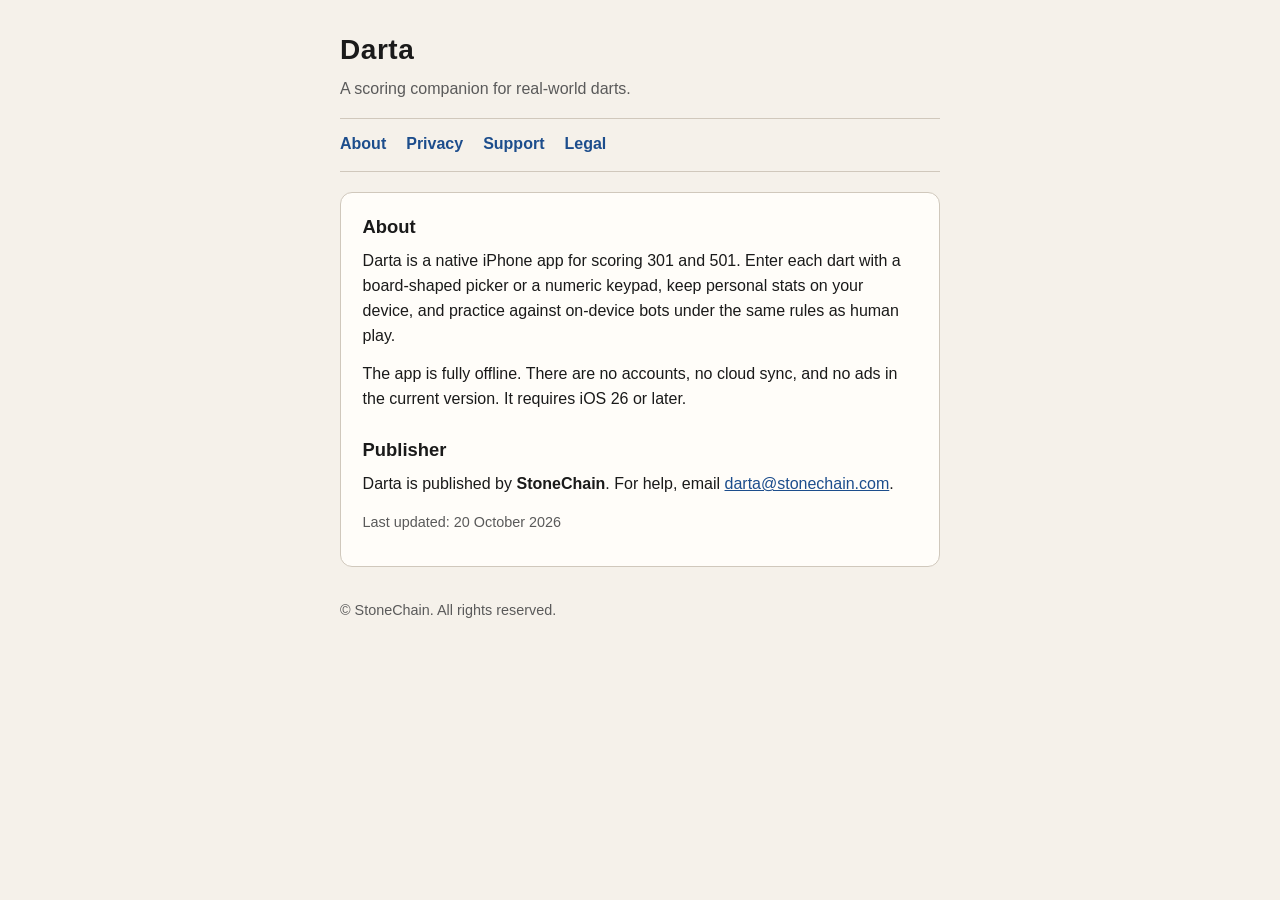
<file: darta/index.html>
<!DOCTYPE html>
<html lang="en">
<head>
  <meta charset="utf-8">
  <meta name="viewport" content="width=device-width, initial-scale=1">
  <title>Darta — About</title>
  <meta name="description" content="Darta is a fast iPhone scoring companion for real-world darts.">
  <link rel="stylesheet" href="style.css">
</head>
<body>
  <header>
    <h1>Darta</h1>
    <p>A scoring companion for real-world darts.</p>
    <nav aria-label="Site">
      <a href="index.html">About</a>
      <a href="privacy.html">Privacy</a>
      <a href="support.html">Support</a>
      <a href="legal.html">Legal</a>
    </nav>
  </header>
  <main>
    <article>
      <h2>About</h2>
      <p>
        Darta is a native iPhone app for scoring 301 and 501. Enter each dart with a
        board-shaped picker or a numeric keypad, keep personal stats on your device,
        and practice against on-device bots under the same rules as human play.
      </p>
      <p>
        The app is fully offline. There are no accounts, no cloud sync, and no ads in
        the current version. It requires iOS 26 or later.
      </p>
      <h2>Publisher</h2>
      <p>
        Darta is published by <strong>StoneChain</strong>.
        For help, email
        <a href="mailto:darta@stonechain.com">darta@stonechain.com</a>.
      </p>
      <p class="meta">Last updated: 20 October 2026</p>
    </article>
  </main>
  <footer>
    <p>&copy; StoneChain. All rights reserved.</p>
  </footer>
</body>
</html>
</file>
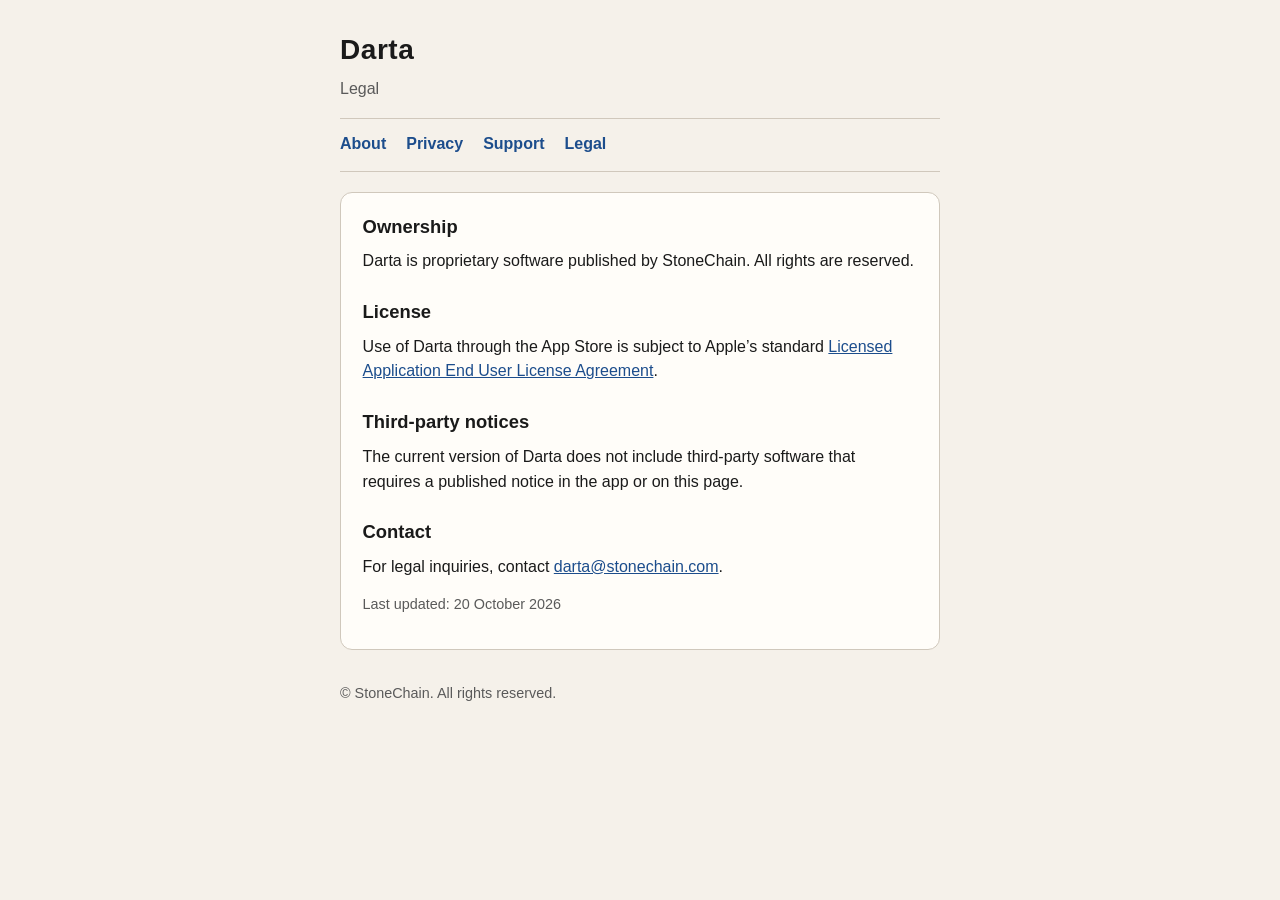
<file: darta/legal.html>
<!DOCTYPE html>
<html lang="en">
<head>
  <meta charset="utf-8">
  <meta name="viewport" content="width=device-width, initial-scale=1">
  <title>Darta — Legal</title>
  <meta name="description" content="Legal notices for the Darta iPhone app by StoneChain.">
  <link rel="stylesheet" href="style.css">
</head>
<body>
  <header>
    <h1>Darta</h1>
    <p>Legal</p>
    <nav aria-label="Site">
      <a href="index.html">About</a>
      <a href="privacy.html">Privacy</a>
      <a href="support.html">Support</a>
      <a href="legal.html">Legal</a>
    </nav>
  </header>
  <main>
    <article>
      <h2>Ownership</h2>
      <p>
        Darta is proprietary software published by StoneChain. All rights are reserved.
      </p>

      <h2>License</h2>
      <p>
        Use of Darta through the App Store is subject to Apple’s standard
        <a href="https://www.apple.com/legal/internet-services/itunes/dev/stdeula/">Licensed Application End User License Agreement</a>.
      </p>

      <h2>Third-party notices</h2>
      <p>
        The current version of Darta does not include third-party software that requires
        a published notice in the app or on this page.
      </p>

      <h2>Contact</h2>
      <p>
        For legal inquiries, contact
        <a href="mailto:darta@stonechain.com">darta@stonechain.com</a>.
      </p>
      <p class="meta">Last updated: 20 October 2026</p>
    </article>
  </main>
  <footer>
    <p>&copy; StoneChain. All rights reserved.</p>
  </footer>
</body>
</html>
</file>
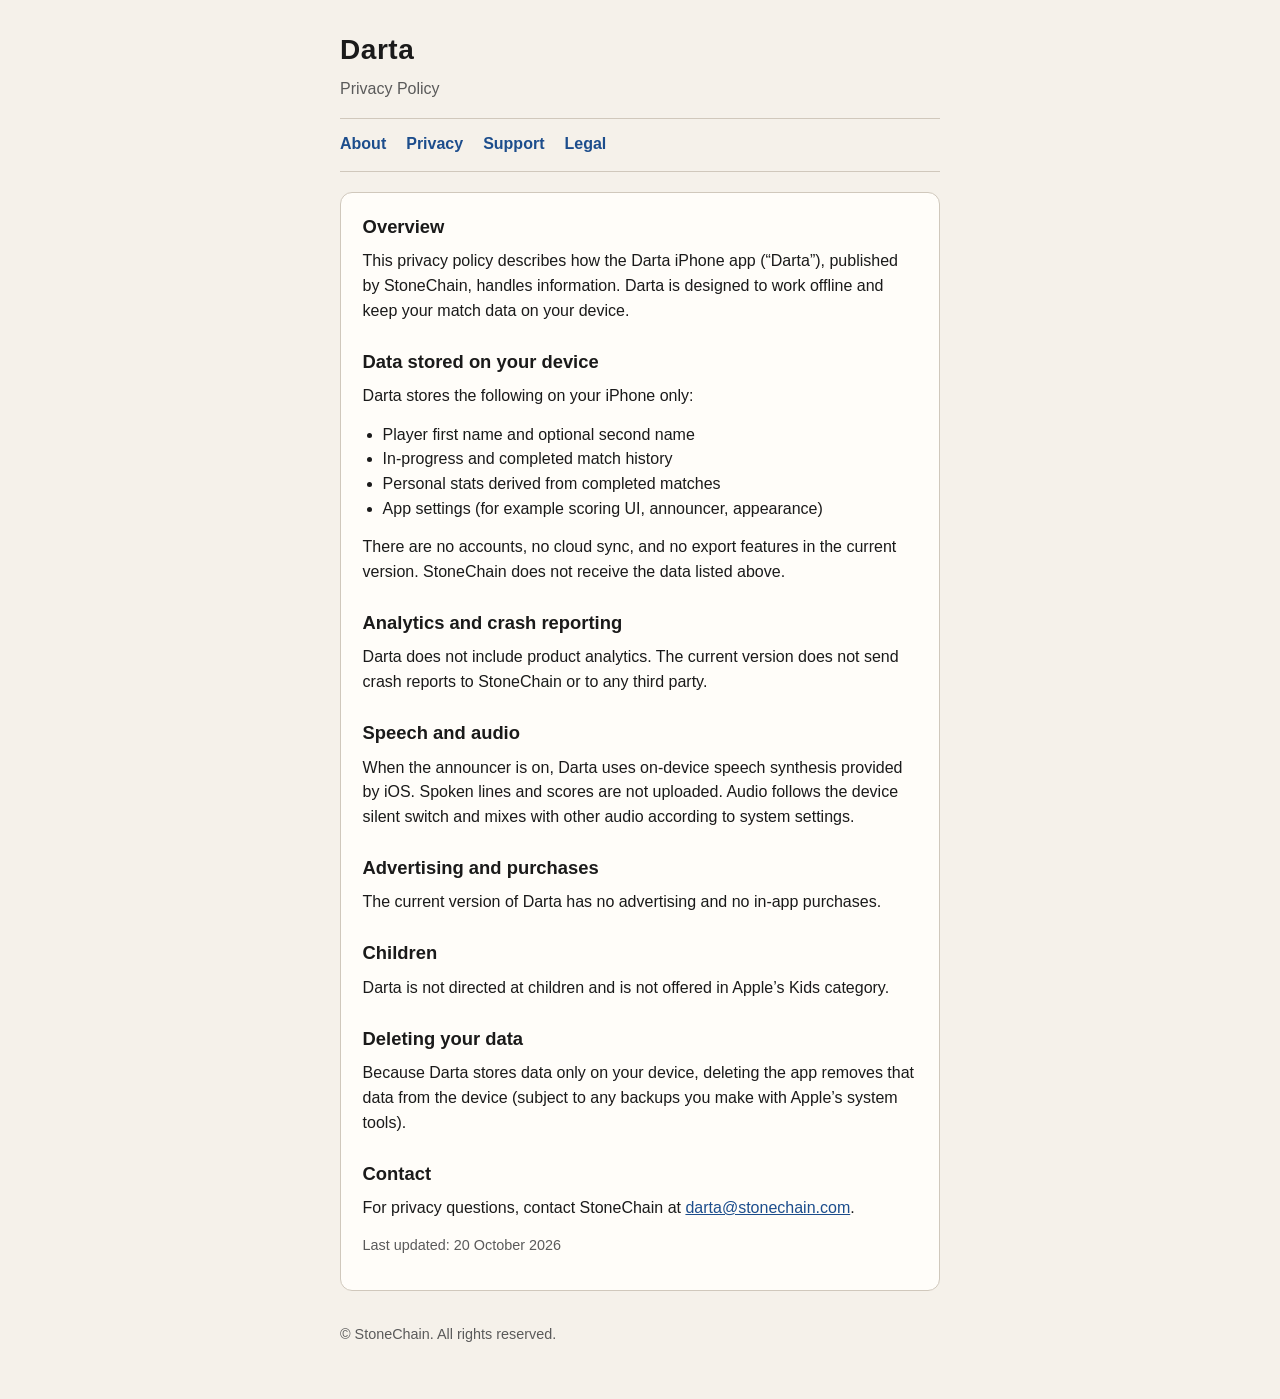
<file: darta/privacy.html>
<!DOCTYPE html>
<html lang="en">
<head>
  <meta charset="utf-8">
  <meta name="viewport" content="width=device-width, initial-scale=1">
  <title>Darta — Privacy Policy</title>
  <meta name="description" content="Privacy policy for the Darta iPhone app by StoneChain.">
  <link rel="stylesheet" href="style.css">
</head>
<body>
  <header>
    <h1>Darta</h1>
    <p>Privacy Policy</p>
    <nav aria-label="Site">
      <a href="index.html">About</a>
      <a href="privacy.html">Privacy</a>
      <a href="support.html">Support</a>
      <a href="legal.html">Legal</a>
    </nav>
  </header>
  <main>
    <article>
      <h2>Overview</h2>
      <p>
        This privacy policy describes how the Darta iPhone app (“Darta”), published by
        StoneChain, handles information. Darta is designed to work offline and keep your
        match data on your device.
      </p>

      <h2>Data stored on your device</h2>
      <p>Darta stores the following on your iPhone only:</p>
      <ul>
        <li>Player first name and optional second name</li>
        <li>In-progress and completed match history</li>
        <li>Personal stats derived from completed matches</li>
        <li>App settings (for example scoring UI, announcer, appearance)</li>
      </ul>
      <p>
        There are no accounts, no cloud sync, and no export features in the current
        version. StoneChain does not receive the data listed above.
      </p>

      <h2>Analytics and crash reporting</h2>
      <p>
        Darta does not include product analytics. The current version does not send
        crash reports to StoneChain or to any third party.
      </p>

      <h2>Speech and audio</h2>
      <p>
        When the announcer is on, Darta uses on-device speech synthesis provided by iOS.
        Spoken lines and scores are not uploaded. Audio follows the device silent switch
        and mixes with other audio according to system settings.
      </p>

      <h2>Advertising and purchases</h2>
      <p>
        The current version of Darta has no advertising and no in-app purchases.
      </p>

      <h2>Children</h2>
      <p>
        Darta is not directed at children and is not offered in Apple’s Kids category.
      </p>

      <h2>Deleting your data</h2>
      <p>
        Because Darta stores data only on your device, deleting the app removes that
        data from the device (subject to any backups you make with Apple’s system
        tools).
      </p>

      <h2>Contact</h2>
      <p>
        For privacy questions, contact StoneChain at
        <a href="mailto:darta@stonechain.com">darta@stonechain.com</a>.
      </p>
      <p class="meta">Last updated: 20 October 2026</p>
    </article>
  </main>
  <footer>
    <p>&copy; StoneChain. All rights reserved.</p>
  </footer>
</body>
</html>
</file>
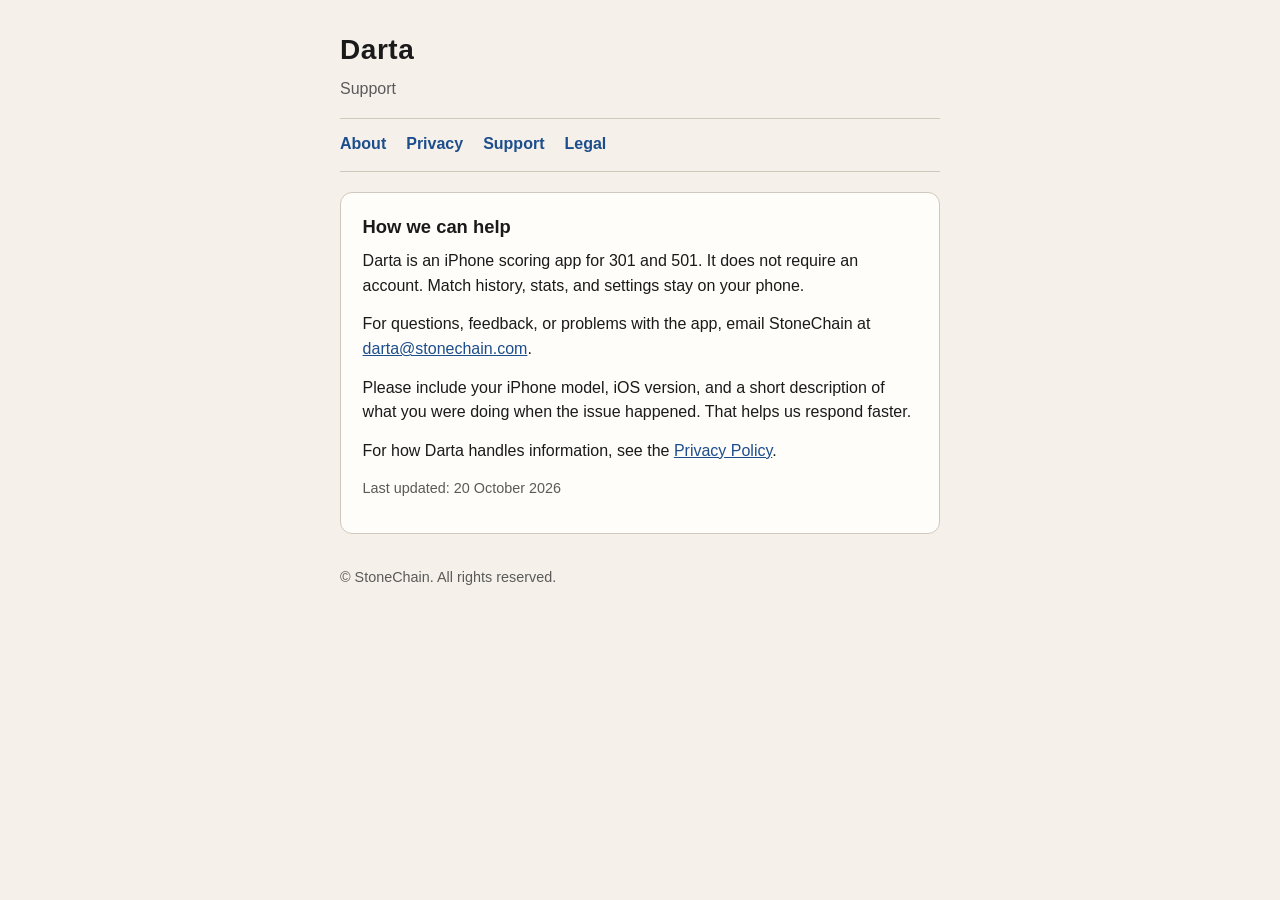
<file: darta/support.html>
<!DOCTYPE html>
<html lang="en">
<head>
  <meta charset="utf-8">
  <meta name="viewport" content="width=device-width, initial-scale=1">
  <title>Darta — Support</title>
  <meta name="description" content="Support contact for the Darta iPhone app by StoneChain.">
  <link rel="stylesheet" href="style.css">
</head>
<body>
  <header>
    <h1>Darta</h1>
    <p>Support</p>
    <nav aria-label="Site">
      <a href="index.html">About</a>
      <a href="privacy.html">Privacy</a>
      <a href="support.html">Support</a>
      <a href="legal.html">Legal</a>
    </nav>
  </header>
  <main>
    <article>
      <h2>How we can help</h2>
      <p>
        Darta is an iPhone scoring app for 301 and 501. It does not require an account.
        Match history, stats, and settings stay on your phone.
      </p>
      <p>
        For questions, feedback, or problems with the app, email StoneChain at
        <a href="mailto:darta@stonechain.com">darta@stonechain.com</a>.
      </p>
      <p>
        Please include your iPhone model, iOS version, and a short description of what
        you were doing when the issue happened. That helps us respond faster.
      </p>
      <p>
        For how Darta handles information, see the
        <a href="privacy.html">Privacy Policy</a>.
      </p>
      <p class="meta">Last updated: 20 October 2026</p>
    </article>
  </main>
  <footer>
    <p>&copy; StoneChain. All rights reserved.</p>
  </footer>
</body>
</html>
</file>
<file: darta/style.css>
:root {
  color-scheme: light dark;
  --bg: #f5f1ea;
  --fg: #1a1a1a;
  --muted: #5a5a5a;
  --link: #1c4d8c;
  --border: #d0c8bc;
  --card: #fffdf9;
}

@media (prefers-color-scheme: dark) {
  :root {
    --bg: #121212;
    --fg: #f2f2f2;
    --muted: #a8a8a8;
    --link: #8cb4e8;
    --border: #333;
    --card: #1c1c1c;
  }
}

* {
  box-sizing: border-box;
}

body {
  margin: 0;
  font-family: -apple-system, BlinkMacSystemFont, "Segoe UI", Helvetica, Arial, sans-serif;
  line-height: 1.55;
  background: var(--bg);
  color: var(--fg);
}

header,
main,
footer {
  max-width: 40rem;
  margin: 0 auto;
  padding: 1.25rem 1.25rem 0;
}

header {
  padding-top: 1.75rem;
}

header h1 {
  margin: 0 0 0.35rem;
  font-size: 1.75rem;
  letter-spacing: 0.02em;
}

header p {
  margin: 0;
  color: var(--muted);
}

nav {
  display: flex;
  flex-wrap: wrap;
  gap: 0.75rem 1.25rem;
  margin: 1rem 0 0;
  padding: 0.85rem 0;
  border-top: 1px solid var(--border);
  border-bottom: 1px solid var(--border);
}

nav a {
  color: var(--link);
  text-decoration: none;
  font-weight: 600;
}

nav a:hover,
nav a:focus {
  text-decoration: underline;
}

main {
  padding-bottom: 2rem;
}

article {
  background: var(--card);
  border: 1px solid var(--border);
  border-radius: 0.75rem;
  padding: 1.25rem 1.35rem;
}

h2 {
  margin: 1.5rem 0 0.5rem;
  font-size: 1.15rem;
}

article > h2:first-child {
  margin-top: 0;
}

p,
ul {
  margin: 0 0 0.85rem;
}

ul {
  padding-left: 1.25rem;
}

a {
  color: var(--link);
}

.meta {
  color: var(--muted);
  font-size: 0.9rem;
}

footer {
  padding: 0 1.25rem 2.5rem;
  color: var(--muted);
  font-size: 0.9rem;
}
</file>
